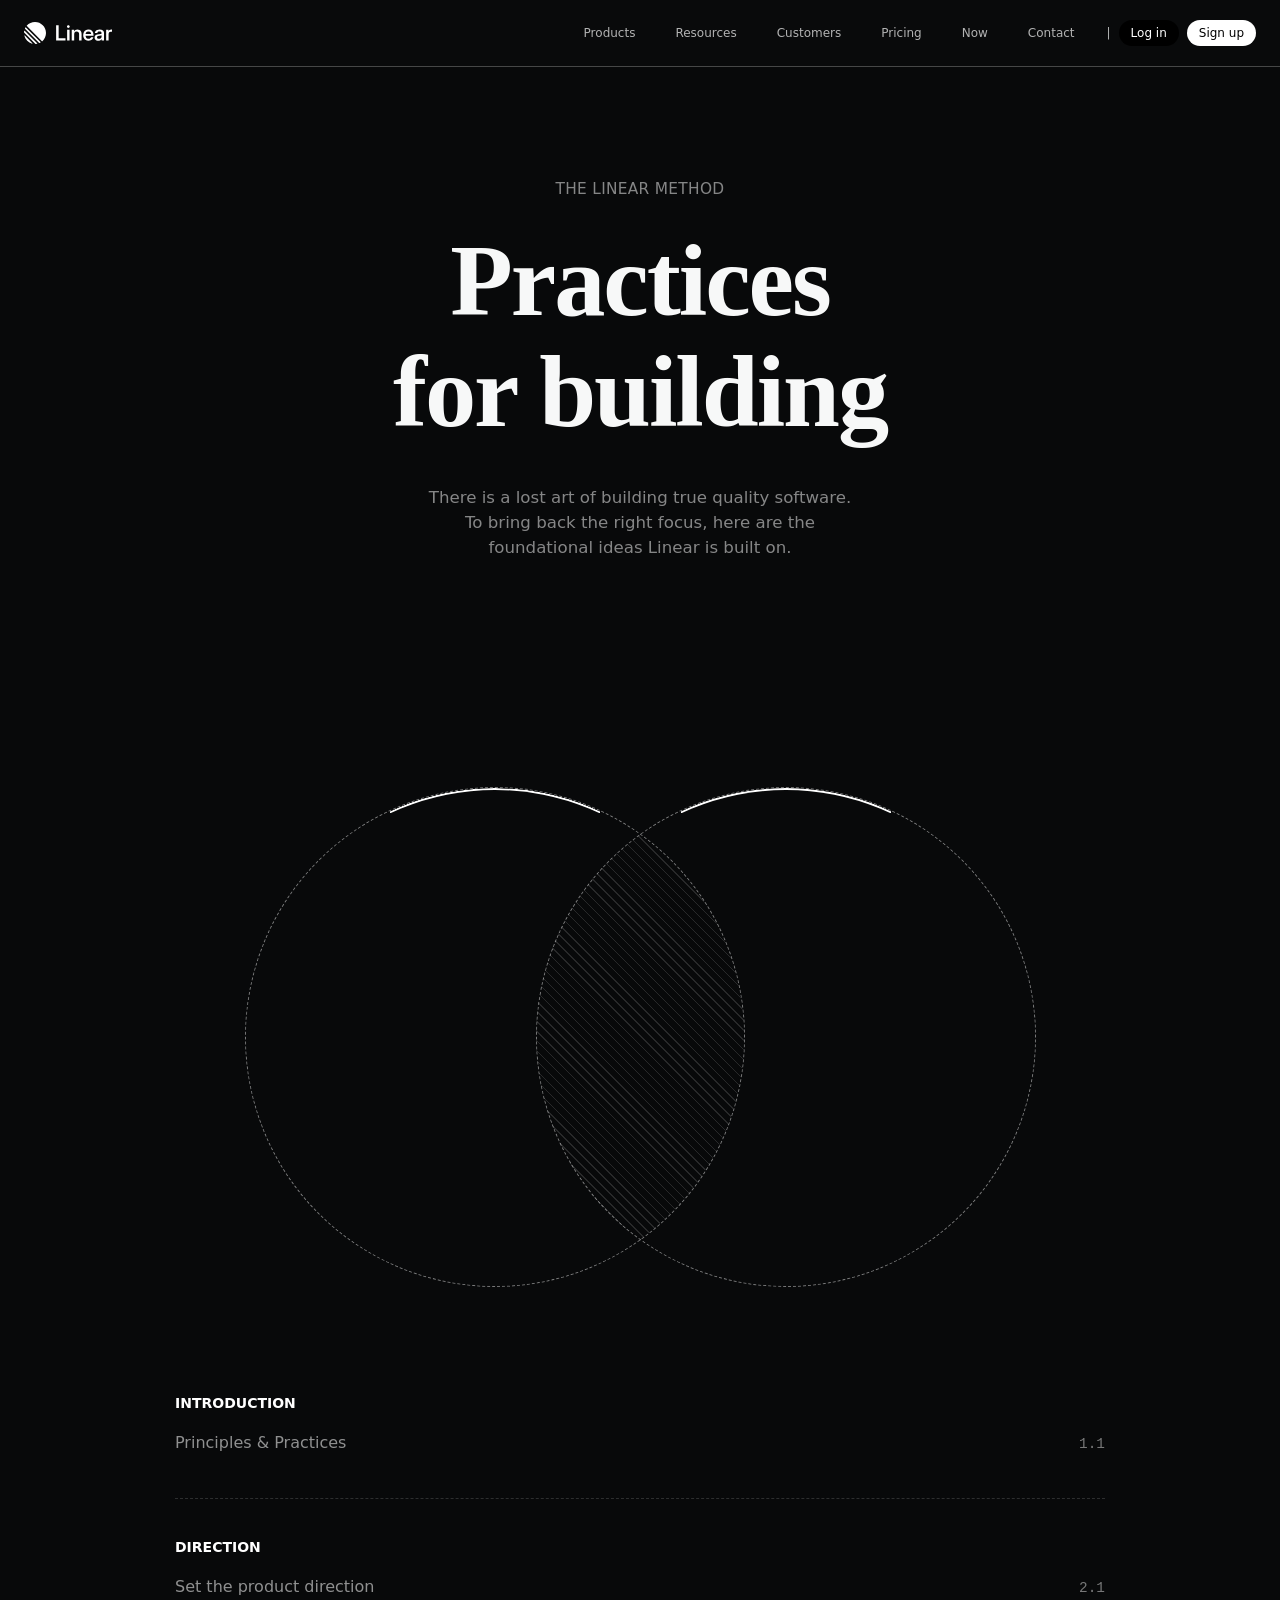
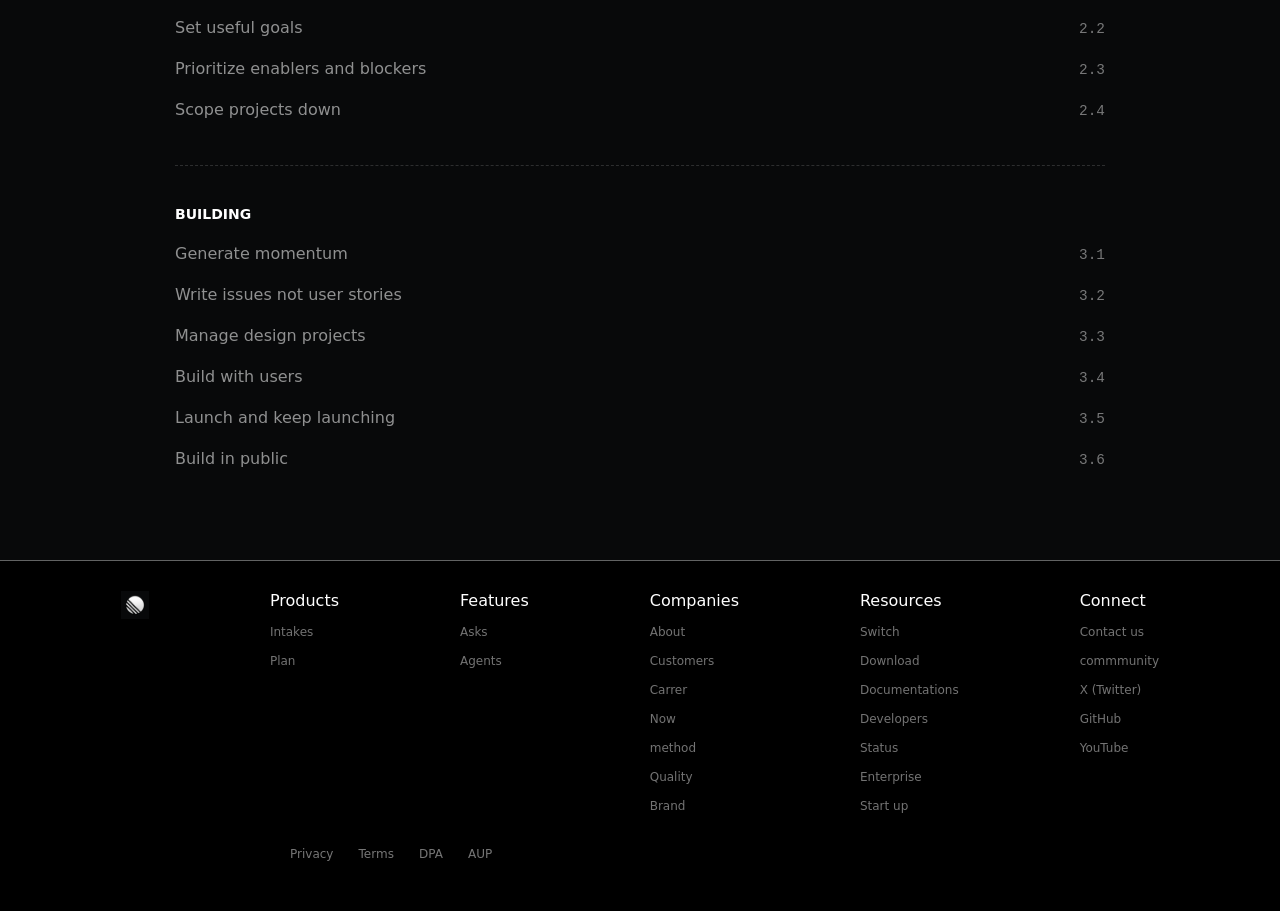
<file: method.html>
<!DOCTYPE html>
<html lang="en">
<head>
    <meta charset="UTF-8">
    <meta name="viewport" content="width=device-width, initial-scale=1.0">
    <title>Linear Methods - Practices for building</title>
    <link rel="stylesheet" href="./method.css">
</head>
<body>
    <nav class="navigation">
        <a class="logo" href="./index.html">
            <img src="./images/linear%20logo.svg" alt="Linear">
        </a>

        <!-- NEW: mobile menu toggle (hidden on desktop) -->
        <input type="checkbox" id="nav-toggle" class="nav-toggle" aria-label="Toggle menu">
        <label for="nav-toggle" class="hamburger" aria-hidden="true">
            <span></span><span></span><span></span>
        </label>

        <ul class="navigation-lists">
            <li class="product-dropdown">
                <a href="#">Products</a>
                <div class="dropdown-menu">
                    <div class="dropdown-col">
                        <a href="https://linear.app/intake">
                            <h6>Intake</h6>
                            <p>Bring requests and content <br> in from every tool you use</p>
                        </a>
                        <a href="https://linear.app/ai">
                            <h6>AI and Automation</h6>
                            <p>Agents that follow work <br> from conversation to code</p>
                        </a>
                    </div>

                    <div class="dropdown-col">
                        <a href="https://linear.app/build">
                            <h6>Build, Review and Ship</h6>
                            <p>Write code and review <br> pull requests inside Linear</p>
                        </a>
                        <a href="https://linear.app/plan">
                            <h6>Plan and Monitor</h6>
                            <p>Set the plan and follow it <br> from idea to launch</p>
                        </a>
                    </div>

                    <div class="dropdown-col dropdown-links">
                        <a href="https://linear.app/integrations">Integrations Directory</a>
                        <a href="https://linear.app/changelog">Changelog</a>
                        <a href="https://linear.app/mobile">Mobile</a>
                        <a href="https://linear.app/security">Security</a>
                    </div>
                </div>
            </li>

            <li class="resource-drop">
                <a href="#">Resources</a>
                <div class="dropdowntwo-menu">
                    <div>
                        <a href="https://linear.app/about">About
                            <p>Meet the team and the <br> story behind Linear</p>
                        </a>
                        <a href="https://linear.app/careers">Careers
                            <p>Come work with the <br> tools our team uses daily</p>
                        </a>
                    </div>
                    <div>
                        <a href="https://linear.app/docs">Docs
                            <p>Learn how to use every <br> part of Linear</p>
                        </a>
                        <a href="https://linear.app/developers">Developers
                            <p>Build on the Linear API <br> and developer platform</p>
                        </a>
                    </div>
                    <div>
                        <a href="https://linear.app/switch">Switch to Linear</a>
                        <a href="https://linear.app/enterprise">For Enterprise</a>
                        <a href="https://linear.app/startups">For Startups</a>
                        <a href="https://linear.app/download">Download</a>
                    </div>
                </div>
                
            </li>

            <li><a href="https://linear.app/customers">Customers</a></li>
            <li><a href="https://linear.app/pricing">Pricing</a></li>
            <li><a href="https://linear.app/now">Now</a></li>
            <li><a href="https://linear.app/contact">Contact</a></li>

            <li class="divider">
                <span>|</span>
                <a class="login" href="https://linear.app/login">Log in</a>
                <a class="signup" href="https://linear.app/signup">Sign up</a>
            </li>
        </ul>
    </nav>
    <div class="frst-container">
        <p class="para">The Linear Method</p>
        <h1><span>Practices </span><br> <strong>for building</strong></h1>
        <p class="paratwo">There is a lost art of building true quality software. <br> To bring back the right focus, here are the <br> foundational ideas Linear is built on.</p>
    </div>

    <div class="second">
        <div class="circle"></div>
        <div class="circletwo"></div>
    </div> 
    
    <div class="table">
    <ul>
        <li>Introduction</li>
        <div class="link-row">
            <a href="https://linear.app/method/introduction">
                <span>Principles & Practices</span>
                <span>1.1</span>
            </a>
        </div>

        <li>Direction</li>
        <div class="link-row">
            <a href="https://linear.app/method/product-direction">
                <span>Set the product direction</span>
                <span>2.1</span>
            </a>
            <a href="https://linear.app/method/set-useful-goals">
                <span>Set useful goals</span>
                <span>2.2</span>
            </a>
            <a href="https://linear.app/method/prioritize-enablers-and-blockers">
                <span>Prioritize enablers and blockers</span>
                <span>2.3</span>
            </a>
            <a href="https://linear.app/method/scope-projects">
                <span>Scope projects down</span>
                <span>2.4</span>
            </a>
        </div>

        <li>Building</li>
        <div class="link-row">
            <a href="https://linear.app/method/building-with-momentum">
                <span>Generate momentum</span>
                <span>3.1</span>
            </a>
            <a href="https://linear.app/method/write-issues-not-user-stories">
                <span>Write issues not user stories</span>
                <span>3.2</span>
            </a>
            <a href="https://linear.app/method/manage-design-projects">
                <span>Manage design projects</span>
                <span>3.3</span>
            </a>
            <a href="https://linear.app/method/build-with-users">
                <span>Build with users</span>
                <span>3.4</span>
            </a>
            <a href="https://linear.app/method/launching">
                <span>Launch and keep launching</span>
                <span>3.5</span>
            </a>
            <a href="https://linear.app/method/build-in-public">
                <span>Build in public</span>
                <span>3.6</span>
            </a>
        </div>
    </ul>
</div>

<div class="footer">
    <div class="child">
        <img src="./images/white linear logo.png" alt="">
    </div>
    <div class="child">
        <ul>
            <li>Products</li>
            <a href="https://linear.app/intake">Intakes</a>
            <a href="https://linear.app/plan">Plan</a>
        </ul>
    </div>
    <div class="child">
        <ul>
        <li>Features</li>
        <a href="./ask.html">Asks</a>
        <a href="#">Agents</a></ul>
    </div>
    <div class="child">
        <ul>
            <li>Companies</li>
            <a href="./about.html">About</a>
            <a href="#">Customers</a>
            <a href="#">Carrer</a>
            <a href="#">Now</a>
            <a href="./method.html">method</a>
            <a href="#">Quality</a>
            <a href="./brand.html">Brand</a>
        </ul>
    </div>
    <div class="child">
        <ul>
        <li>Resources</li>
        <a href="#">Switch</a>
        <a href="#">Download</a>
        <a href="#">Documentations</a>
        <a href="#">Developers</a>
        <a href="#">Status</a>
        <a href="#">Enterprise</a>
        <a href="#">Start up</a>
        </ul>
    </div>
    <div class="child">
        <ul>
        <li>Connect</li>
        <a href="#">Contact us</a>
        <a href="#">commmunity</a>
        <a href="#">X (Twitter)</a>
        <a href="#">GitHub</a>
        <a href="#">YouTube</a></ul>
    </div>
</div>
<div class="privacy-co">
        <a href="#">Privacy</a>
        <a href="#">Terms</a>
        <a href="#">DPA</a>
        <a href="#">AUP</a>
    </div>
</body>
</html>
</file>
<file: method.css>
* {
    padding: 0;
    margin: 0;
    box-sizing: border-box;
}

body {
    font-family: system-ui, -apple-system, "Segoe UI", Roboto, sans-serif;
}


.navigation {
    position: fixed;
    top: 0;
    left: 0;
    width: 100%;
    z-index: 1000;
    background-color: #090A0B;
    display: flex;
    justify-content: space-between;
    align-items: center;
    padding: 20px 24px;
    border-bottom: 1px solid rgba(255, 255, 255, 0.249);
}

.logo {
    display: flex;
    align-items: center;
}

.navigation img {
    display: block;
    filter: invert(1);
}

/* mobile toggle: hidden on desktop */
.nav-toggle {
    position: absolute;
    opacity: 0;
    pointer-events: none;
    width: 0;
    height: 0;
}

.hamburger {
    display: none;
}

/* ---------- Top-level list ---------- */
.navigation-lists {
    display: flex;
    align-items: center;   /* vertical alignment of every item */
    gap: 24px;
    list-style: none;
}

.navigation-lists li {
    position: relative;    /* anchor for the dropdowns */
    display: flex;
    align-items: center;
}

/* Top-level links only (padding lives in the normal state, so hover never shifts layout) */
.navigation-lists  li  a,
.divider span {
    color: rgba(255, 255, 255, 0.692);
    text-decoration: none;
    font-size: 12px;
    padding: 6px 8px;
    border-radius: 20px;
    transition: background-color 0.15s ease;
}

.navigation-lists  li  a:hover {
    background-color: #1D1E1F;
}

/* ---------- Divider + buttons ---------- */
.divider {
    gap: 8px;
    color: rgba(255, 255, 255, 0.564);
    font-size: 12px;
}

.divider span {
    padding: 0;
}

.navigation-lists  li  a.login,
.navigation-lists  li  a.signup {
    display: inline-block;
    padding: 6px 12px;
    font-size: 12px;
    border-radius: 20px;
    cursor: pointer;
}

.navigation-lists  li  a.login {
    background-color: #000;
    color: #fff;
}

.navigation-lists  li  a.login:hover {
    background-color: #1D1E1F;
}

.navigation-lists  li  a.signup {
    background-color: #fff;
    color: #000;
}

.navigation-lists  li  a.signup:hover {
    background-color: #e6e6e6;
}

/* ---------- Dropdowns ---------- */
.dropdown-menu,
.dropdowntwo-menu {
    display: none;
    position: absolute;
    top: 100%;             /* directly under the trigger, no gap to lose hover in */
    left: 0;
    z-index: 10;
    background-color: #1D1E1F;
    border-radius: 12px;
    padding: 8px;
}

.dropdown-menu {
    min-width: 640px;
}

.dropdowntwo-menu {
    min-width: 500px;
}

.product-dropdown:hover .dropdown-menu,
.product-dropdown:focus-within .dropdown-menu {
    display: grid;
    grid-template-columns: repeat(3, 1fr);
    gap: 8px;
}

.resource-drop:hover .dropdowntwo-menu,
.resource-drop:focus-within .dropdowntwo-menu {
    display: grid;
    grid-template-columns: repeat(3, 1fr);
    gap: 8px;
}

.dropdown-col {
    display: flex;
    flex-direction: column;
    gap: 4px;
}

.dropdown-menu a,
.dropdowntwo-menu a {
    display: block;
    padding: 12px;
    color: #fff;
    text-decoration: none;
    font-size: 12px;
    border-radius: 8px;
}

.dropdown-menu a:hover,
.dropdowntwo-menu a:hover {
    background-color: #2a2b2d;
}

.dropdown-menu h6 {
    font-size: 13px;
    font-weight: 600;
    margin-bottom: 4px;
}

.dropdown-menu p {
    color: rgba(255, 255, 255, 0.55);
    line-height: 1.4;
}

.dropdown-links a {
    color: rgba(255, 255, 255, 0.692);
}

/* ---------- Hero ---------- */
.frst-container {
    background-color: #08090A;
    color: rgba(255, 255, 255, 0.509);
    display: flex;
    flex-direction: column;
    align-items: center;
    text-align: center;
    padding: clamp(140px, 14vw, 265px) 20px clamp(120px, 13vw, 250px);
    font-family: Tiempos Headline, ui-serif, Georgia, Cambria, Times New Roman, Times, serif;
}

.frst-container .para {
    font-family: system-ui, -apple-system, "Segoe UI", Roboto, sans-serif;
    font-size: clamp(14px, 1.2vw, 20px);
    line-height: 1.4;
    text-transform: uppercase;
    letter-spacing: 0.02em;
    margin-bottom: clamp(16px, 2vw, 32px);
}

.frst-container h1 {
    font-size: clamp(44px, 8vw, 152px);
    line-height: 1.08;
    letter-spacing: -0.02em;
    color: #F7F8F8;
}

.paratwo {
    font-family: system-ui, -apple-system, "Segoe UI", Roboto, sans-serif;
    font-size: clamp(16px, 1.3vw, 24px);
    line-height: 1.5;
    margin-top: clamp(24px, 3vw, 44px);
    max-width: 680px;
}


/* .second{
    background-color: #08090A;
    display: flex;
    padding-left: auto;
    justify-content: center;
    position: relative;
}

.second .circle{
    width: 500px;
    height: 500px;
    border-radius: 50%;
    background-color: #08090A;
    border: 1px solid rgba(255, 255, 255, 0.459);
    border-style: dashed;
    border-top-color:white;
    border-top-style: solid;
    display: flex;
    position: relative;
    
}

.second .circletwo{
    position: relative;
}  */

.second {
    --size: 500px;                 /* circle diameter: change this one value to resize everything */
    --bw: 1px;                     /* dashed border width */
    --shift: calc(var(--size) * 0.582);   /* distance between the two centers */
 
    background-color: #08090A;
    display: flex;
    justify-content: center;
    position: relative;
    padding: 60px 0;
}
 
/* ---------- Both circles share the same look ---------- */
.second .circle,
.second .circletwo {
    width: var(--size);
    height: var(--size);
    border-radius: 50%;
    background-color: transparent;     /* transparent so the hatched overlap shows through */
    border: var(--bw) dashed rgba(255, 255, 255, 0.459);
    position: relative;
}
 
/* second circle slides left to overlap the first */
.second .circletwo {
    margin-left: calc(var(--size) * -0.418);
}
 
/* ---------- Spinning bright arc (replaces your static border-top) ---------- */
.second .circle::before,
.second .circletwo::before {
    content: "";
    position: absolute;
    inset: 0;
    border-radius: 50%;
    border: 2px solid transparent;
    border-top-color: #fff;            /* one solid side = one tapered arc */
    -webkit-mask-image: conic-gradient(from -25deg, #000 50deg, transparent 50deg);
            mask-image: conic-gradient(from -25deg, #000 50deg, transparent 50deg);
    animation: spin 8s linear infinite;
}
 
.second .circletwo::before {
    animation-delay: -6s;              /* arcs don't move in sync */
}
 
@keyframes spin {
    to {
        transform: rotate(-360deg);
    }
}
 
/* ---------- Hatched overlap ---------- */
/* a copy of the second circle, clipped to the first circle */
.second .circle {
    overflow: hidden;
}
 
.second .circle::after {
    content: "";
    position: absolute;
    top: calc(var(--bw) * -1);
    left: calc(var(--shift) - var(--bw));
    width: var(--size);
    height: var(--size);
    border-radius: 50%;
    background: repeating-linear-gradient(
        45deg,
        transparent 0 6px,
        rgba(255, 255, 255, 0.13) 6px 7px
    );
}


.table {
    background-color: #08090A;
    color: white;
    text-align: left;                 /* was center: rows are left-aligned in your image */
    padding: 48px 24px 80px;
    border-bottom: 1px solid rgba(255, 255, 255, 0.363);
}

.table ul {
    max-width: 930px;                 /* keeps the list a readable width and centered */
    margin: 0 auto;
    padding: 0;
    list-style: none;
}

/* ---------- Section headings (INTRODUCTION, DIRECTIONS) ---------- */
.table li {
    margin-top: 40px;
    margin-bottom: 12px;
    font-size: 14px;
    font-weight: 600;
    text-transform: uppercase;
    color: #fff;
}

.table li:first-child {
    margin-top: 0;
}

/* ---------- Link groups ---------- */
/* dashed divider after every group except the last */
.link-row:not(:last-child) {
    padding-bottom: 34px;
    border-bottom: 1px dashed rgba(255, 255, 255, 0.15);
}

.link-row a {
    display: flex;
    justify-content: space-between;   /* was space-around: title left, number right */
    align-items: baseline;
    gap: 16px;
    padding: 8px 0;
}

.table a {
    color: rgba(255, 255, 255, 0.55);
    text-decoration: none;
    font-size: 16px;
    line-height: 24px;
    transition: color 0.15s ease;
}

.link-row a:hover,
.link-row a:hover span:last-child {
    color: #fff;
}

/* the number on the right */
.link-row a span:last-child {
    flex-shrink: 0;
    font-family: ui-monospace, "SF Mono", Menlo, Consolas, monospace;
    font-size: 0.9em;
    color: rgba(255, 255, 255, 0.45);
    transition: color 0.15s ease;
}

.footer{
    background-color: #000;
    color: white;
    display: flex;
    justify-content: space-evenly;
}
.footer img{
    padding-top:30px;
    width: 28px;
}
.footer .child ul {
    display: flex;
    flex-direction: column;
    padding-top: 30px;
}
.footer .child ul li{
    list-style: none;
}
.footer .child a{
    color: rgba(255, 255, 255, 0.452);
    text-decoration: none;
    font-size: 12px;
    padding-top: 15px;
}
.footer .child a:hover{
    color: white;
}
.privacy-co{
    background-color: #000;
    padding-left: 270px;
    padding-top: 30px;
    padding-bottom: 60px;
}
.privacy-co a{
    color: rgba(255, 255, 255, 0.461);
    text-decoration: none;
    font-size: 12px;
    padding-left: 20px;
    
}
.privacy-co a:hover{
    color: rgba(255, 255, 255, 0.655);
}
/* ---------- Responsive ---------- */
@media (max-width: 600px) {
    .table {
        padding: 32px 16px 56px;
    }

    .table li {
        margin-top: 32px;
        font-size: 13px;
    }

    .link-row:not(:last-child) {
        padding-bottom: 26px;
    }

    .link-row a {
        gap: 12px;
        padding: 7px 0;
    }
}
/* ---------- Media queries ---------- */
 
/* Tablet */
@media (max-width: 900px) {
    .second {
        --size: 45vw;
        padding: 40px 0;
    }
    .second .circle::before,
    .second .circletwo::before {
        border-width: 3px;
        animation-duration: 10s;
    }
}
 
/* Phone */
@media (max-width: 600px) {
    .second {
        --size: 58vw;
        --bw: 2px;
        padding: 28px 0;
    }
    .second .circle::before,
    .second .circletwo::before {
        border-width: 4px;
        animation-duration: 8s;
    }
    .second .circle::after {
        background: repeating-linear-gradient(
            45deg,
            transparent 0 5px,
            rgba(255, 255, 255, 0.18) 5px 7px
        );
    }
}
 
/* Respect users who turn off motion */
@media (prefers-reduced-motion: reduce) {
    .second .circle::before,
    .second .circletwo::before {
        animation: none;
    }
}
 

/* ---------- Responsive ---------- */
@media (max-width: 900px) {
    .navigation {
        padding: 16px 20px;
    }

    .hamburger {
        display: flex;
        flex-direction: column;
        gap: 5px;
        padding: 8px;
        cursor: pointer;
    }

    .hamburger span {
        display: block;
        width: 22px;
        height: 2px;
        background: #fff;
        border-radius: 2px;
        transition: transform 0.2s ease, opacity 0.2s ease;
    }

    .nav-toggle:focus-visible + .hamburger {
        outline: 2px solid #fff;
        border-radius: 6px;
    }

    .nav-toggle:checked + .hamburger span:nth-child(1) {
        transform: translateY(7px) rotate(45deg);
    }
    .nav-toggle:checked + .hamburger span:nth-child(2) {
        opacity: 0;
    }
    .nav-toggle:checked + .hamburger span:nth-child(3) {
        transform: translateY(-7px) rotate(-45deg);
    }

    /* menu panel */
    .navigation-lists {
        display: none;
        position: absolute;
        top: 100%;
        left: 0;
        right: 0;
        flex-direction: column;
        align-items: stretch;
        gap: 4px;
        background-color: #090A0B;
        padding: 16px 20px 24px;
        max-height: calc(100vh - 70px);
        overflow-y: auto;
        border-bottom: 1px solid rgba(255, 255, 255, 0.249);
    }

    .nav-toggle:checked ~ .navigation-lists {
        display: flex;
    }

    .navigation-lists li {
        flex-direction: column;
        align-items: stretch;
    }

    .navigation-lists > li > a {
        font-size: 14px;
        padding: 10px 8px;
    }

    /* dropdowns open inline instead of floating */
    .dropdown-menu,
    .dropdowntwo-menu {
        position: static;
        min-width: 0;
        background-color: transparent;
        padding: 0 0 0 8px;
    }

    .product-dropdown:hover .dropdown-menu,
    .product-dropdown:focus-within .dropdown-menu,
    .resource-drop:hover .dropdowntwo-menu,
    .resource-drop:focus-within .dropdowntwo-menu {
        grid-template-columns: 1fr;
        gap: 4px;
    }

    .divider {
        flex-direction: row;
        padding-top: 12px;
    }

    .divider span {
        display: none;
    }
}

@media (max-width: 700px) {
    .paratwo br {
        display: none;
    }
}
</file>
